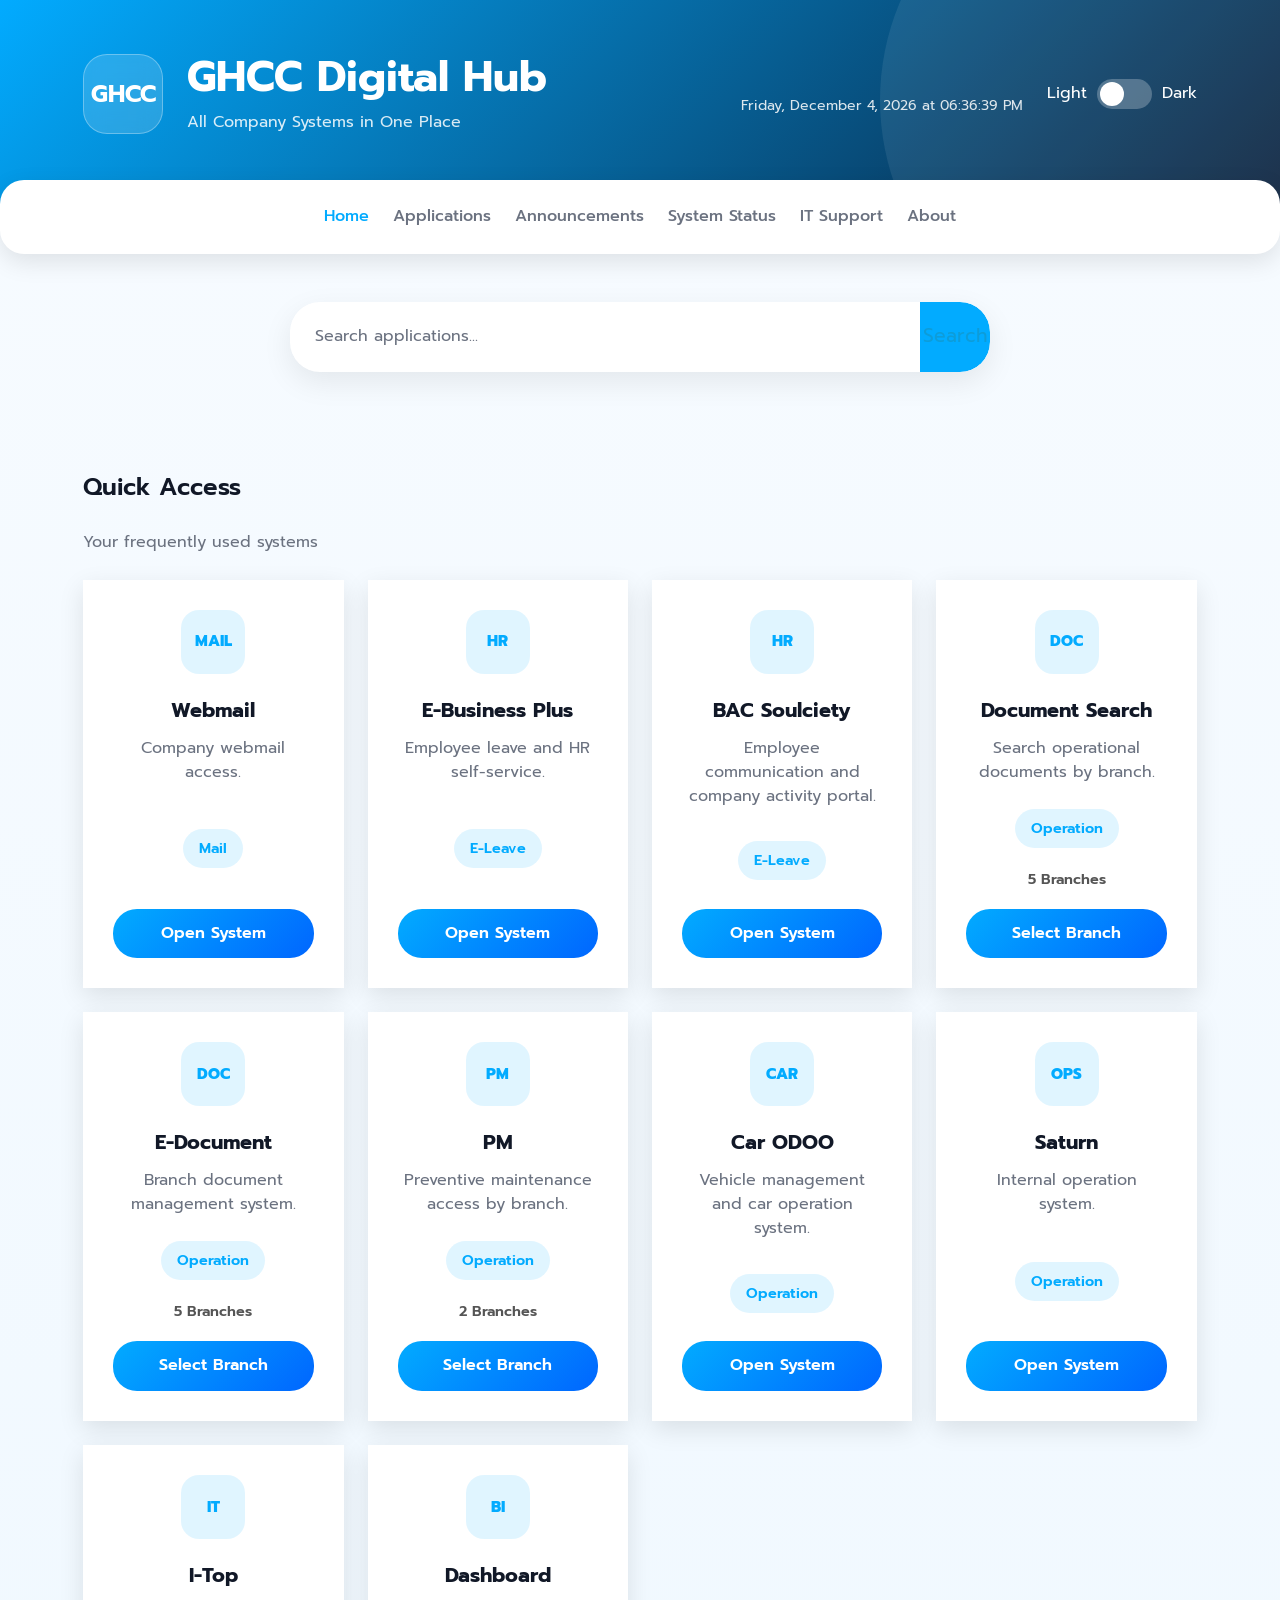
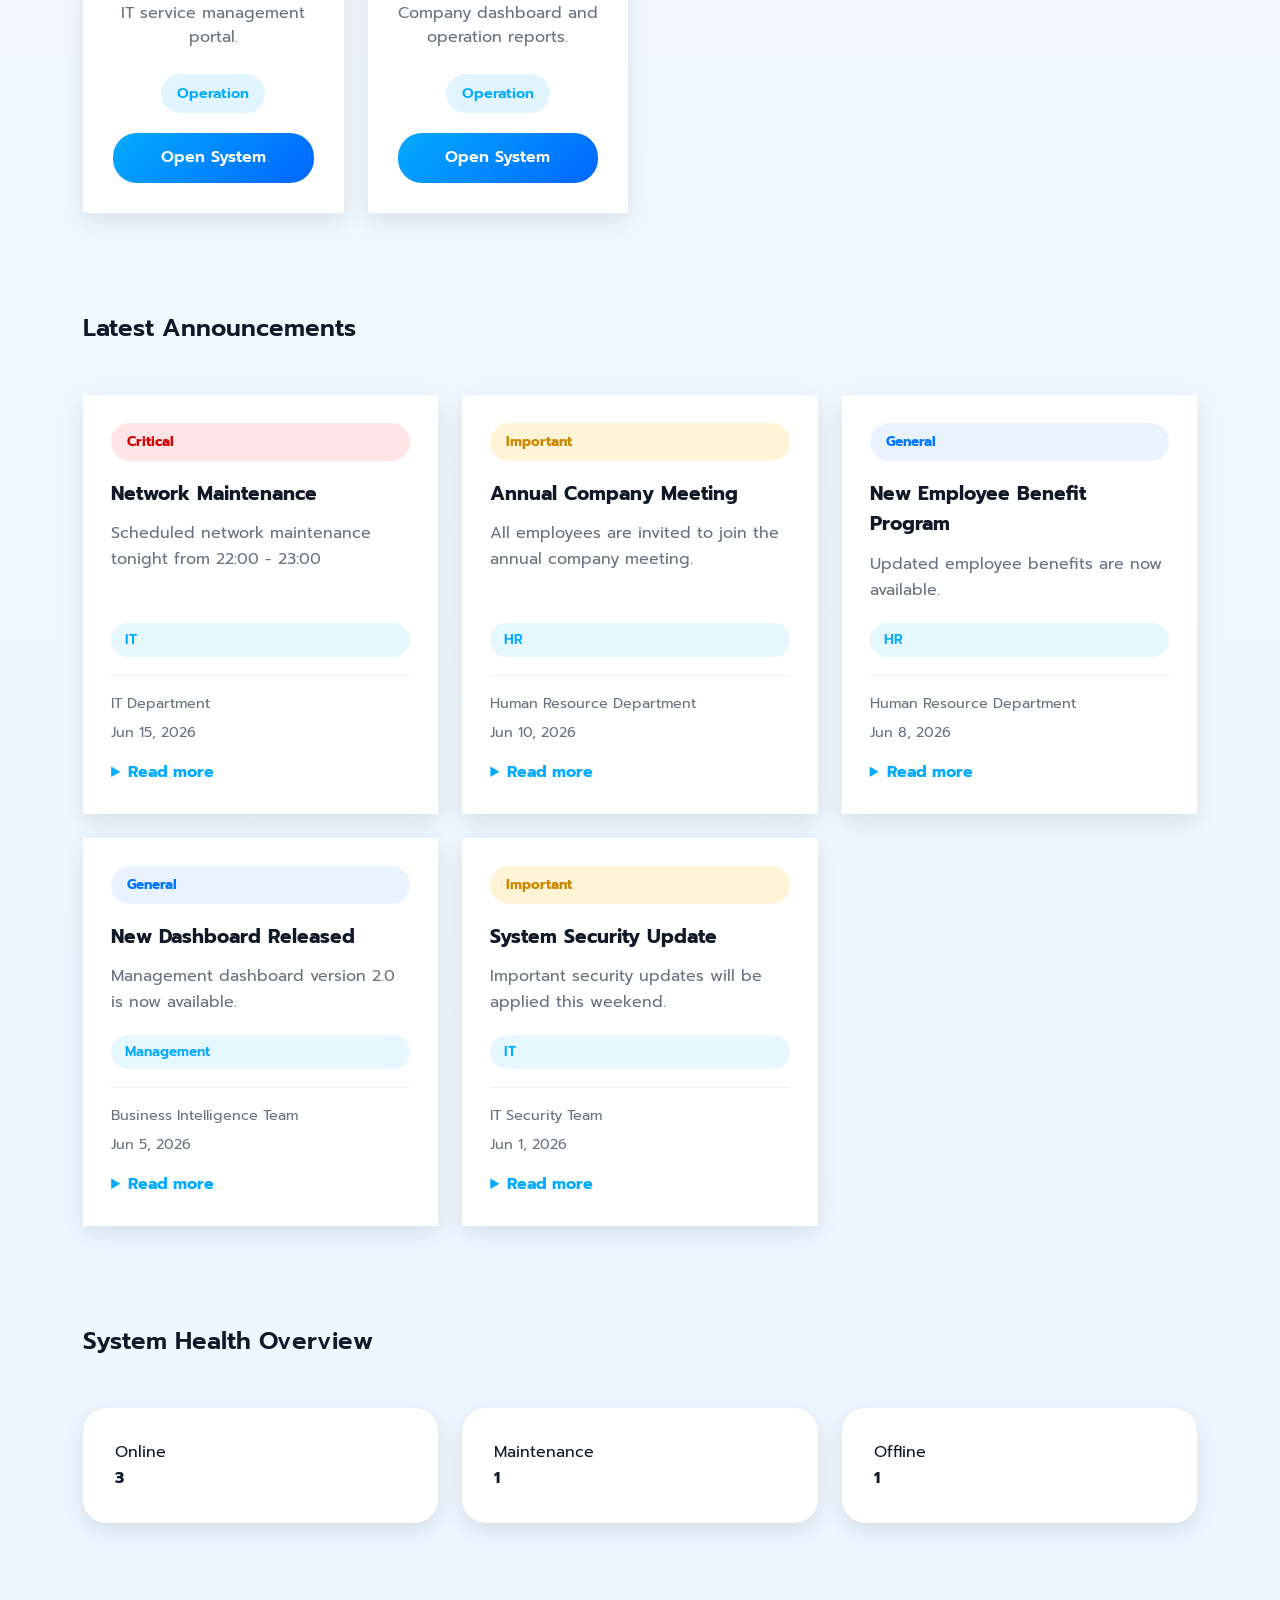
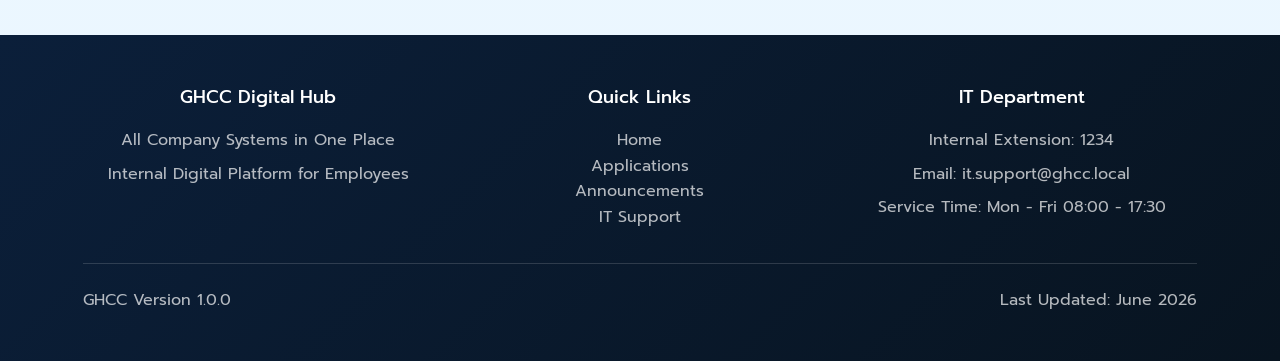
<file: index.html>
<!DOCTYPE html>
<html lang="en">

<head>
    <meta charset="UTF-8">
    <meta name="viewport" content="width=device-width, initial-scale=1.0">
    <title>GHCC Digital Hub</title>

    <link rel="preconnect" href="https://fonts.googleapis.com">
    <link rel="preconnect" href="https://fonts.gstatic.com" crossorigin>
    <link href="https://fonts.googleapis.com/css2?family=Prompt:wght@300;400;500;700&display=swap" rel="stylesheet">

    <link rel="stylesheet" href="css/variables.css">
    <link rel="stylesheet" href="css/base.css">
    <link rel="stylesheet" href="css/layout.css">
    <link rel="stylesheet" href="css/components.css">
</head>

<body>
    <div id="header"></div>
    <div id="navbar"></div>

    <main>
        <section class="container">
            <div class="search-box">
                <input
                    type="text"
                    id="search-input"
                    class="search-input"
                    placeholder="Search applications..."
                    aria-label="Search applications">

                <button class="search-button" type="button" aria-label="Search">
                    Search
                </button>
            </div>
        </section>

        <section class="container">
            <div class="section-header">
                <div class="section-title">
                    <h2>Quick Access</h2>
                    <p>Your frequently used systems</p>
                </div>
            </div>

            <div id="favorite-container" class="grid"></div>
        </section>

        <section class="container">
            <div class="section-header">
                <h2>Latest Announcements</h2>
            </div>

            <div id="announcement-container"></div>
        </section>

        <section class="container">
            <div class="section-header">
                <h2>System Health Overview</h2>
            </div>

            <div id="status-summary"></div>
        </section>
    </main>

    <div id="branch-modal" class="modal" role="dialog" aria-modal="true" aria-labelledby="branch-title">
        <div class="modal-content">
            <h2 id="branch-title">Select Branch</h2>
            <p class="modal-subtitle">Choose your location</p>
            <div id="branch-list"></div>
            <button id="close-modal" type="button">Close</button>
        </div>
    </div>

    <div id="footer"></div>

    <script src="js/component-loader.js"></script>
    <script src="js/settings-loader.js"></script>
    <script src="js/theme.js"></script>
    <script src="js/datetime.js"></script>
    <script src="js/navigation.js"></script>
    <script src="js/system-loader.js"></script>
    <script src="js/announcement-loader.js"></script>
    <script src="js/status-loader.js"></script>
</body>

</html>
</file>
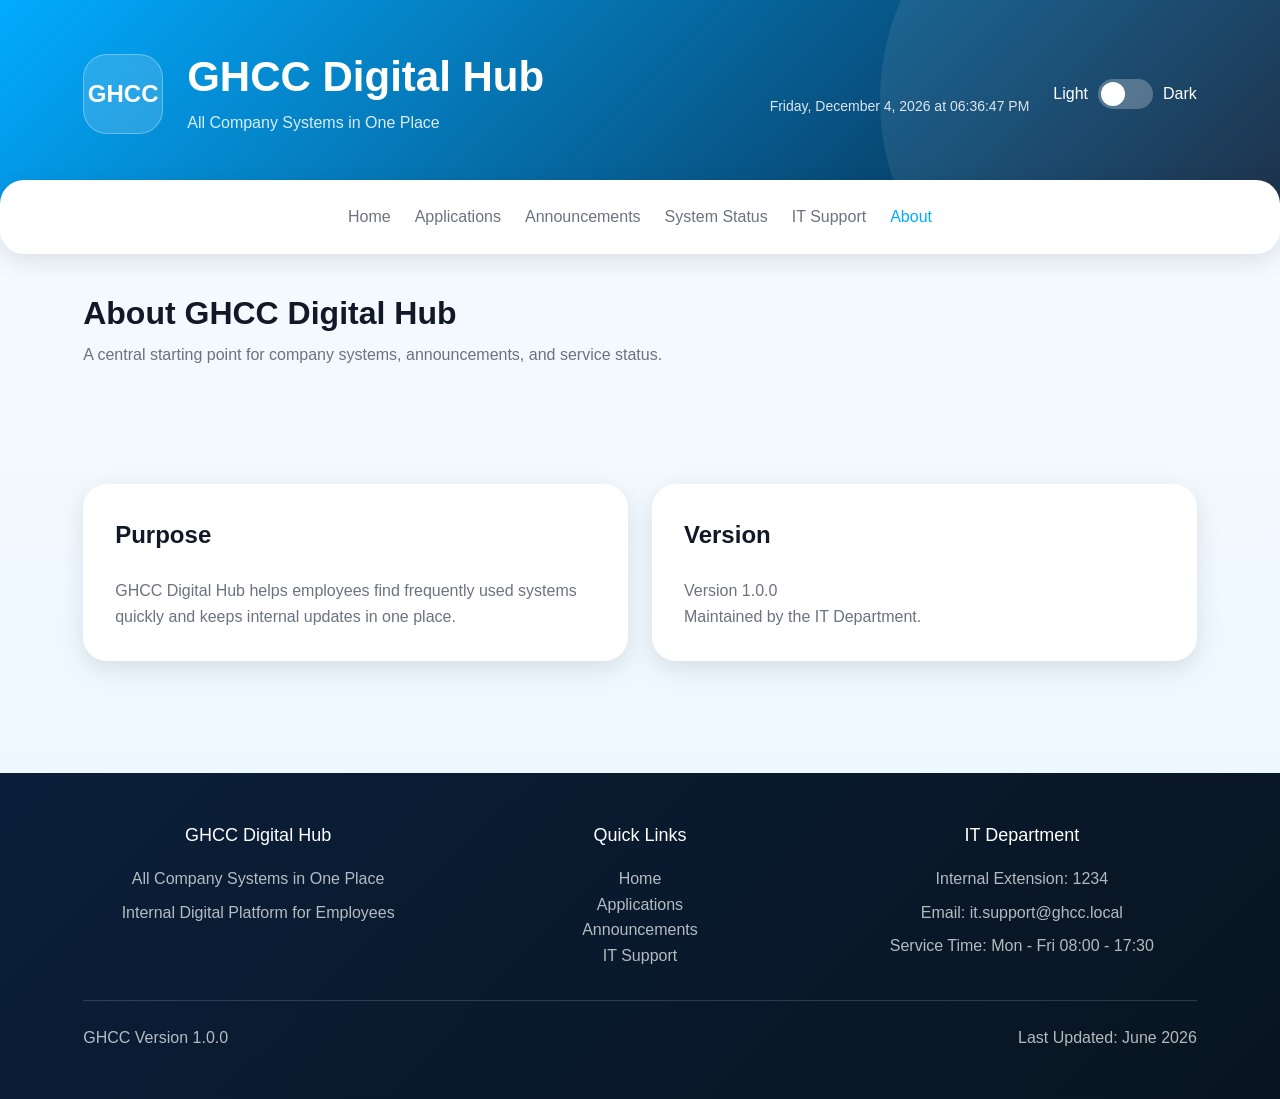
<file: pages/about.html>
<!DOCTYPE html>
<html lang="en">

<head>
    <meta charset="UTF-8">
    <meta name="viewport" content="width=device-width, initial-scale=1.0">
    <title>About - GHCC Digital Hub</title>

    <link rel="stylesheet" href="../css/variables.css">
    <link rel="stylesheet" href="../css/base.css">
    <link rel="stylesheet" href="../css/layout.css">
    <link rel="stylesheet" href="../css/components.css">
</head>

<body>
    <header id="header"></header>
    <nav id="navbar"></nav>

    <main>
        <section class="page-hero">
            <div class="container">
                <h1>About GHCC Digital Hub</h1>
                <p>A central starting point for company systems, announcements, and service status.</p>
            </div>
        </section>

        <section class="container about-content">
            <article class="info-card">
                <h2>Purpose</h2>
                <p>GHCC Digital Hub helps employees find frequently used systems quickly and keeps internal updates in one place.</p>
            </article>

            <article class="info-card">
                <h2>Version</h2>
                <p data-version>Version 1.0.0</p>
                <p>Maintained by the IT Department.</p>
            </article>
        </section>
    </main>

    <footer id="footer"></footer>

    <script src="../js/component-loader.js"></script>
    <script src="../js/settings-loader.js"></script>
    <script src="../js/navigation.js"></script>
    <script src="../js/theme.js"></script>
    <script src="../js/datetime.js"></script>
</body>

</html>
</file>
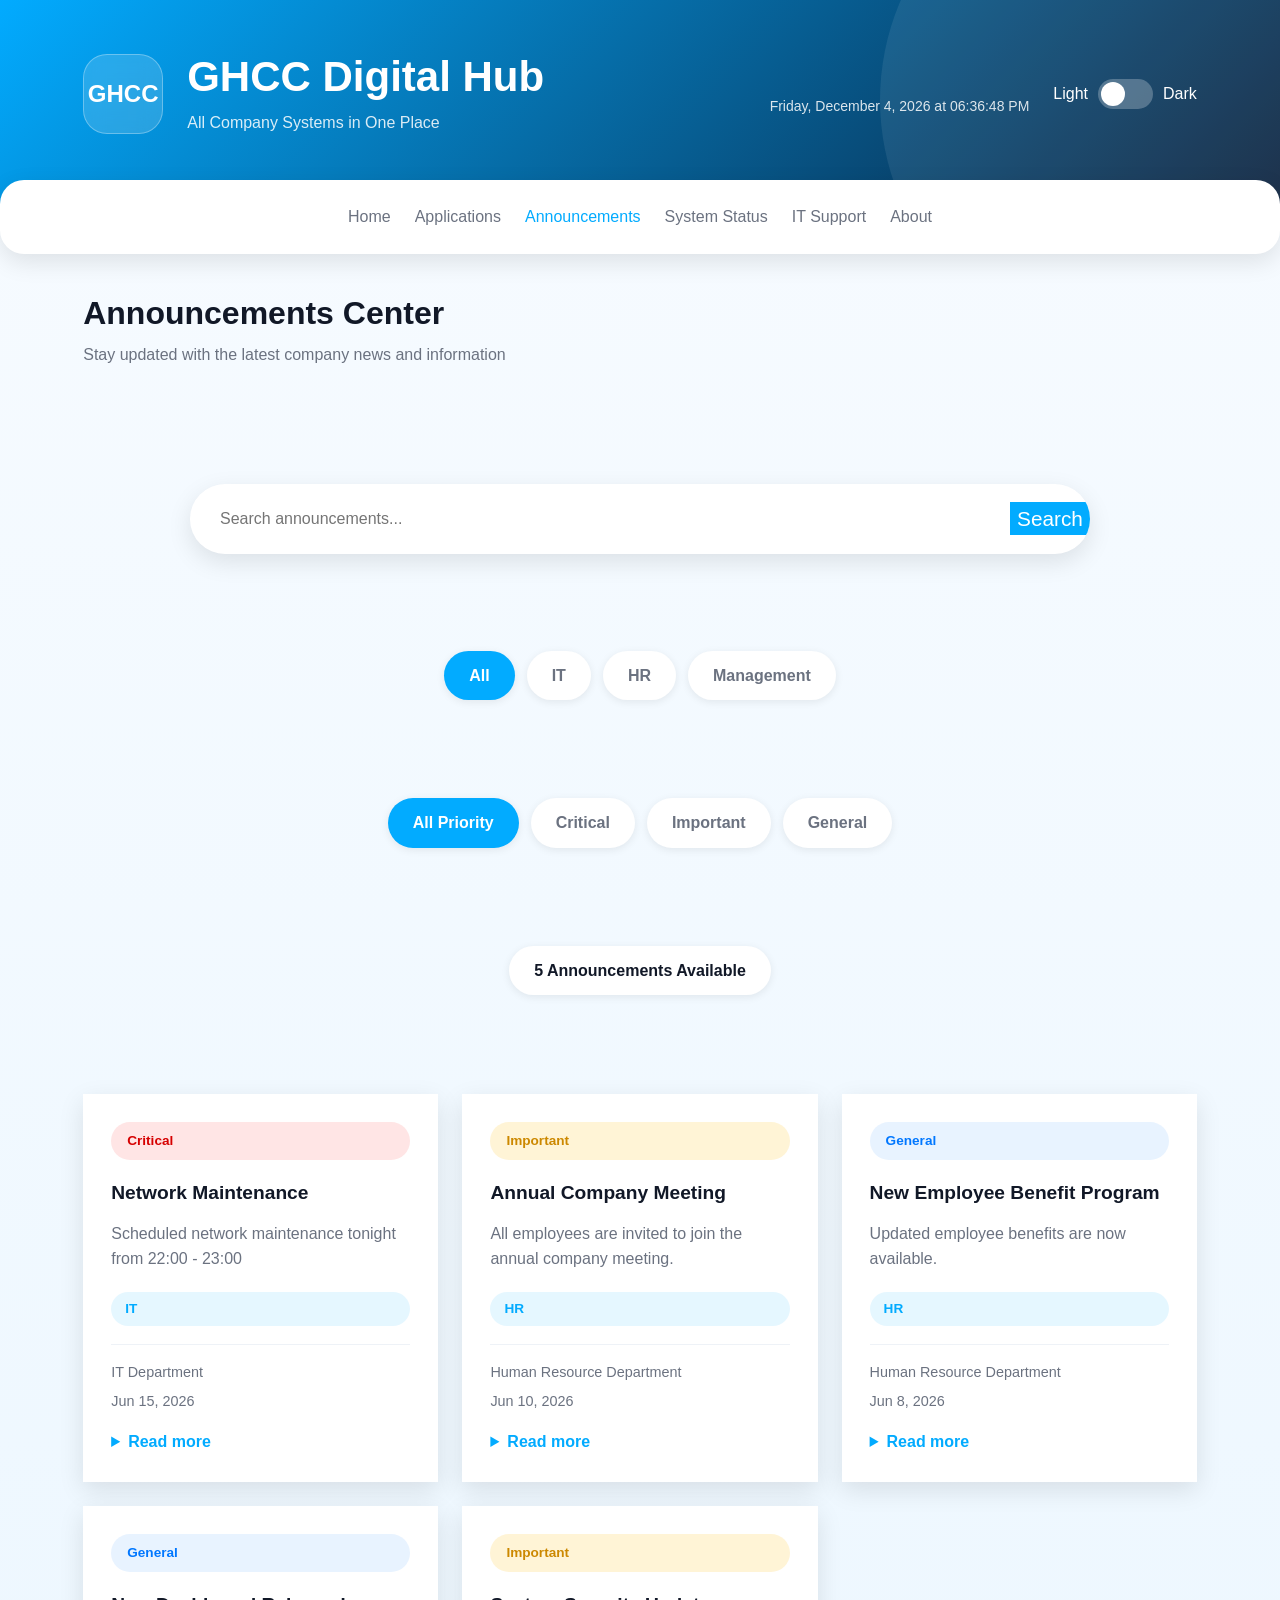
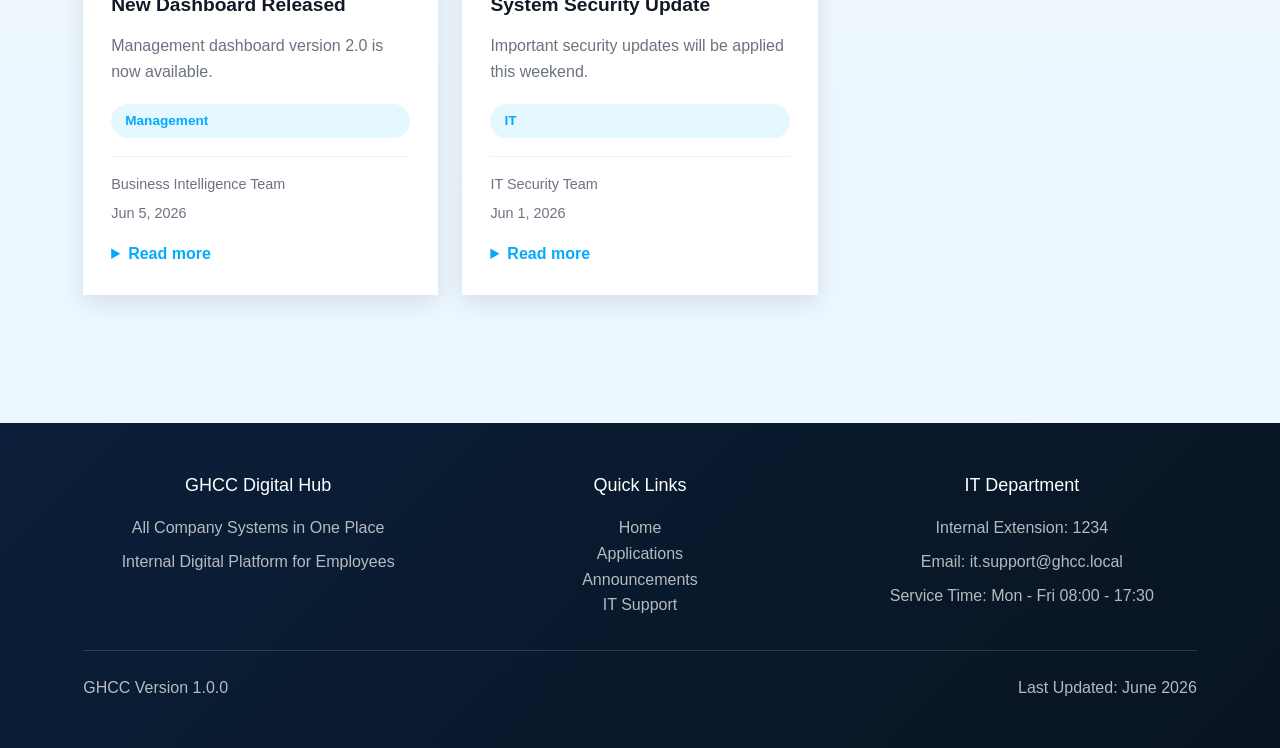
<file: pages/announcements.html>
<!DOCTYPE html>
<html lang="en">

<head>
    <meta charset="UTF-8">
    <meta name="viewport" content="width=device-width, initial-scale=1.0">
    <title>Announcements - GHCC Digital Hub</title>

    <link rel="stylesheet" href="../css/variables.css">
    <link rel="stylesheet" href="../css/base.css">
    <link rel="stylesheet" href="../css/layout.css">
    <link rel="stylesheet" href="../css/components.css">
</head>

<body>
    <header id="header"></header>
    <nav id="navbar"></nav>

    <main>
        <section class="page-hero">
            <div class="container">
                <h1>Announcements Center</h1>
                <p>Stay updated with the latest company news and information</p>
            </div>
        </section>

        <section class="announcement-search">
            <div class="container">
                <div class="search-box">
                    <input
                        type="text"
                        id="announcement-search"
                        placeholder="Search announcements..."
                        aria-label="Search announcements">

                    <button type="button" aria-label="Search">Search</button>
                </div>
            </div>
        </section>

        <section class="announcement-filter">
            <div class="container">
                <button class="filter-btn active" type="button" data-category="all">All</button>
                <button class="filter-btn" type="button" data-category="IT">IT</button>
                <button class="filter-btn" type="button" data-category="HR">HR</button>
                <button class="filter-btn" type="button" data-category="Management">Management</button>
            </div>
        </section>

        <section class="priority-filter">
            <div class="container">
                <button class="priority-btn active" type="button" data-priority="all">All Priority</button>
                <button class="priority-btn critical" type="button" data-priority="Critical">Critical</button>
                <button class="priority-btn important" type="button" data-priority="Important">Important</button>
                <button class="priority-btn normal" type="button" data-priority="General">General</button>
            </div>
        </section>

        <section class="announcement-info">
            <div class="container">
                <h3 id="announcement-count">0 Announcements Available</h3>
            </div>
        </section>

        <section class="announcement-section">
            <div class="container">
                <div id="announcement-container"></div>
            </div>
        </section>
    </main>

    <footer id="footer"></footer>

    <script src="../js/component-loader.js"></script>
    <script src="../js/settings-loader.js"></script>
    <script src="../js/navigation.js"></script>
    <script src="../js/theme.js"></script>
    <script src="../js/datetime.js"></script>
    <script src="../js/announcement-loader.js"></script>
</body>

</html>
</file>
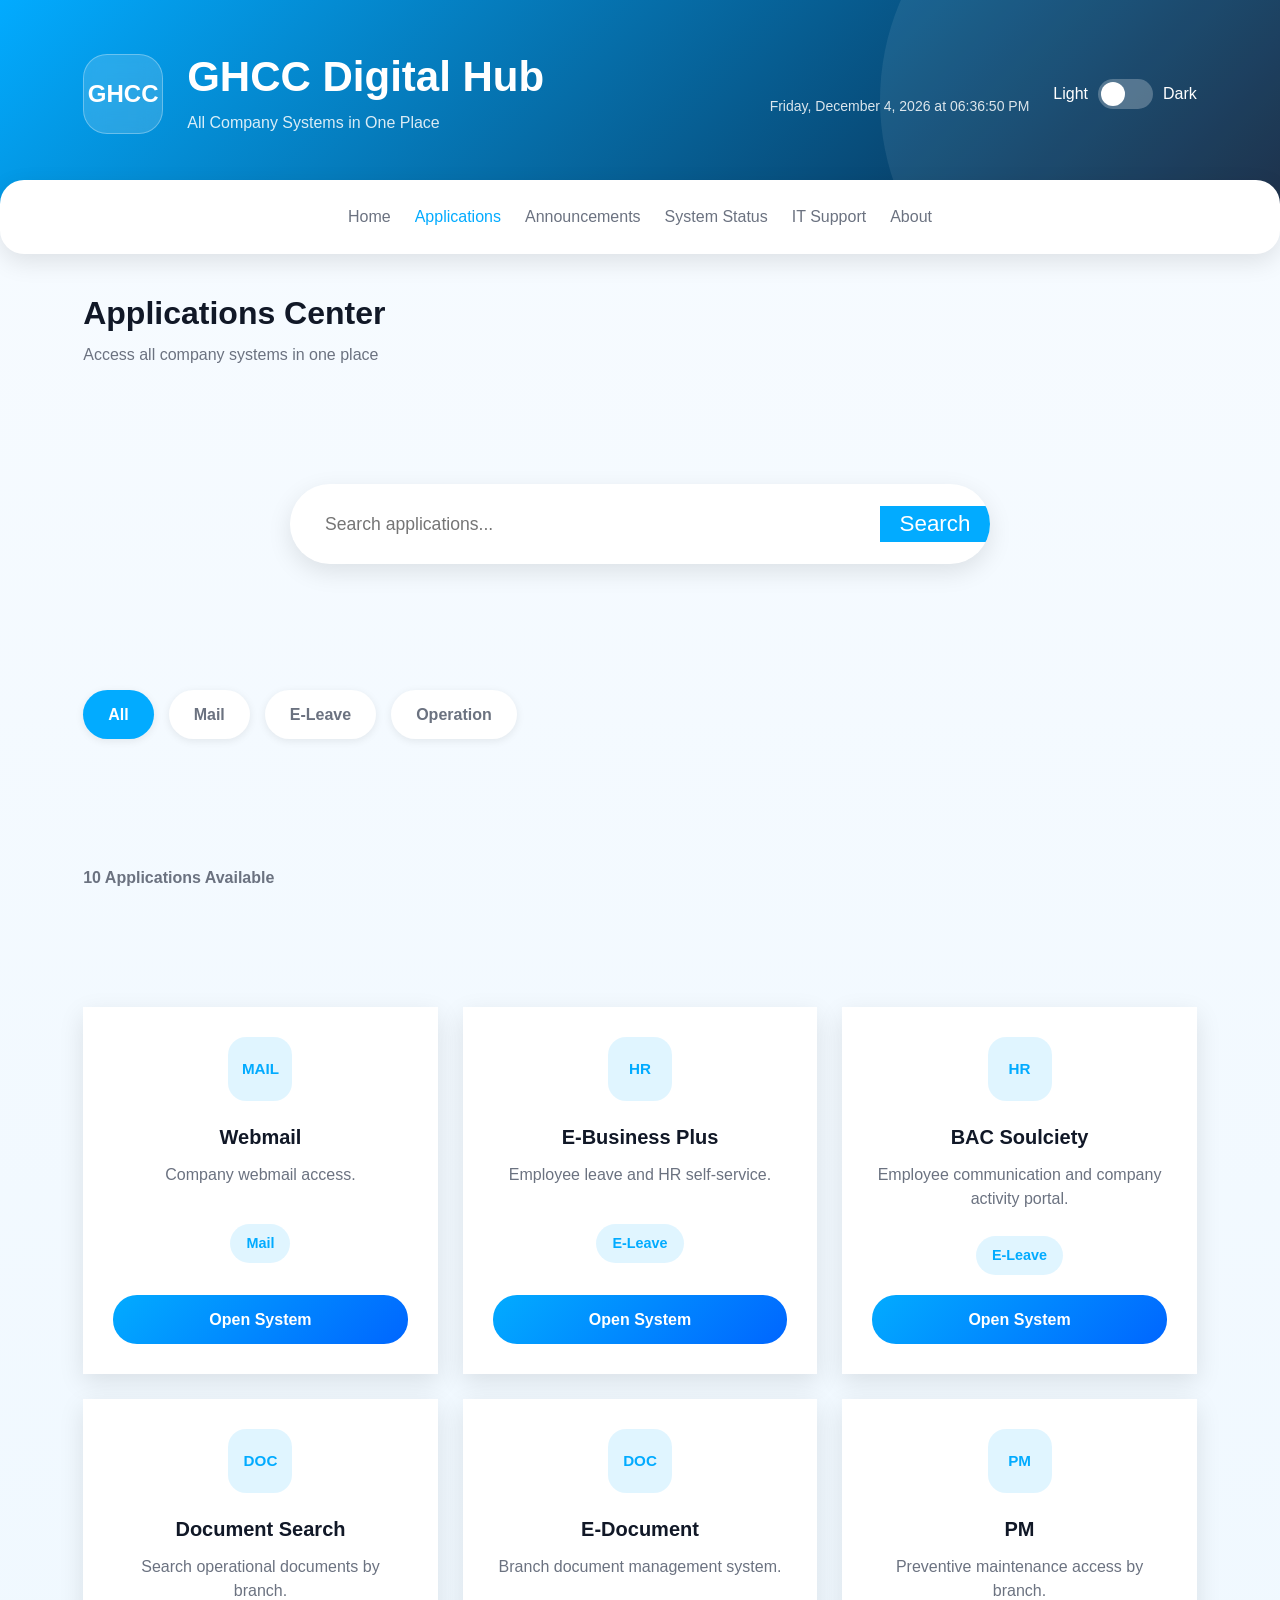
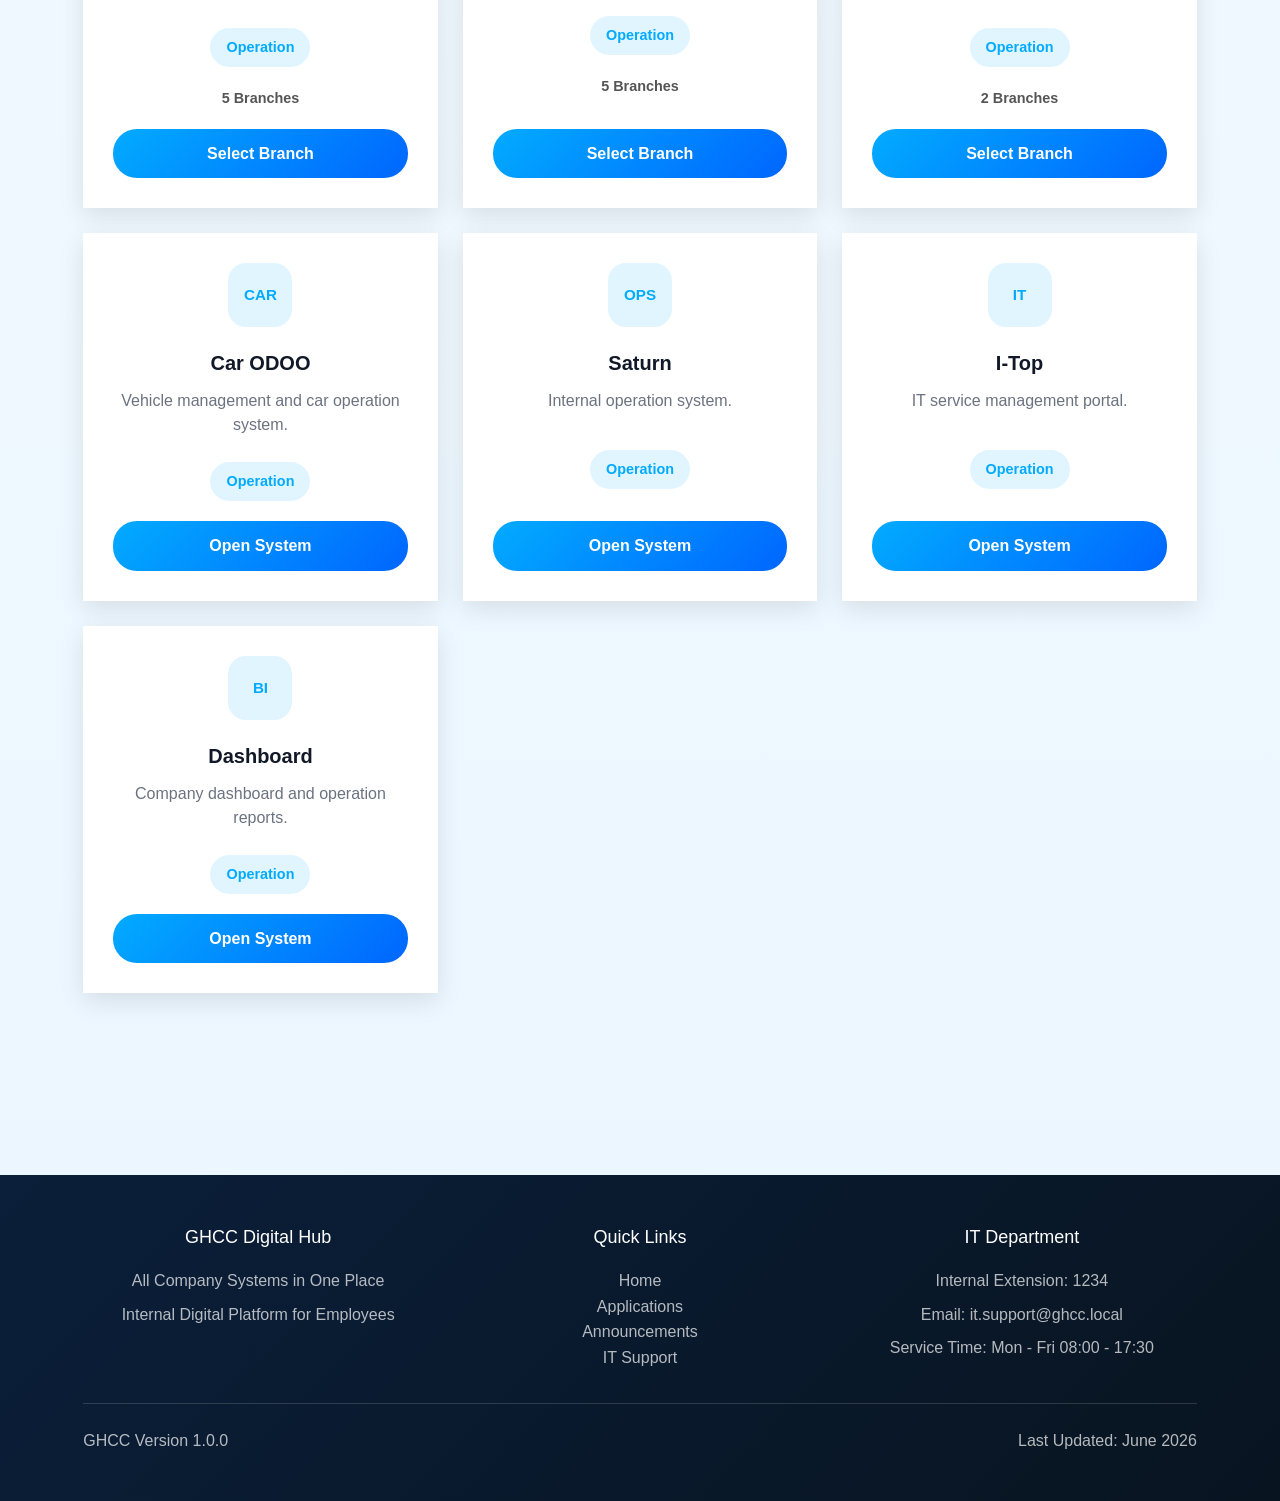
<file: pages/applications.html>
<!DOCTYPE html>
<html lang="en">

<head>
    <meta charset="UTF-8">
    <meta name="viewport" content="width=device-width, initial-scale=1.0">
    <title>Applications - GHCC Digital Hub</title>

    <link rel="stylesheet" href="../css/variables.css">
    <link rel="stylesheet" href="../css/base.css">
    <link rel="stylesheet" href="../css/layout.css">
    <link rel="stylesheet" href="../css/components.css">
</head>

<body>
    <header id="header"></header>
    <nav id="navbar"></nav>

    <main>
        <section class="page-hero">
            <div class="container">
                <h1>Applications Center</h1>
                <p>Access all company systems in one place</p>
            </div>
        </section>

        <section class="application-search">
            <div class="container">
                <div class="search-box">
                    <input
                        type="text"
                        id="search-input"
                        placeholder="Search applications..."
                        aria-label="Search applications">

                    <button type="button" aria-label="Search">Search</button>
                </div>
            </div>
        </section>

        <section class="category-filter">
            <div class="container">
                <button class="filter-btn active" type="button" data-category="all">All</button>
                <button class="filter-btn" type="button" data-category="Mail">Mail</button>
                <button class="filter-btn" type="button" data-category="E-Leave">E-Leave</button>
                <button class="filter-btn" type="button" data-category="Operation">Operation</button>
            </div>
        </section>

        <section class="application-info">
            <div class="container">
                <h3 id="system-count">0 Applications Available</h3>
            </div>
        </section>

        <section class="applications-section">
            <div class="container">
                <div id="systems-container" class="application-grid"></div>
            </div>
        </section>
    </main>

    <div id="branch-modal" class="modal" role="dialog" aria-modal="true" aria-labelledby="branch-title">
        <div class="modal-content">
            <h2 id="branch-title">Select Branch</h2>
            <p class="modal-subtitle">Choose your location</p>
            <div id="branch-list"></div>
            <button id="close-modal" type="button">Close</button>
        </div>
    </div>

    <footer id="footer"></footer>

    <script src="../js/component-loader.js"></script>
    <script src="../js/settings-loader.js"></script>
    <script src="../js/navigation.js"></script>
    <script src="../js/theme.js"></script>
    <script src="../js/datetime.js"></script>
    <script src="../js/system-loader.js"></script>
</body>

</html>
</file>
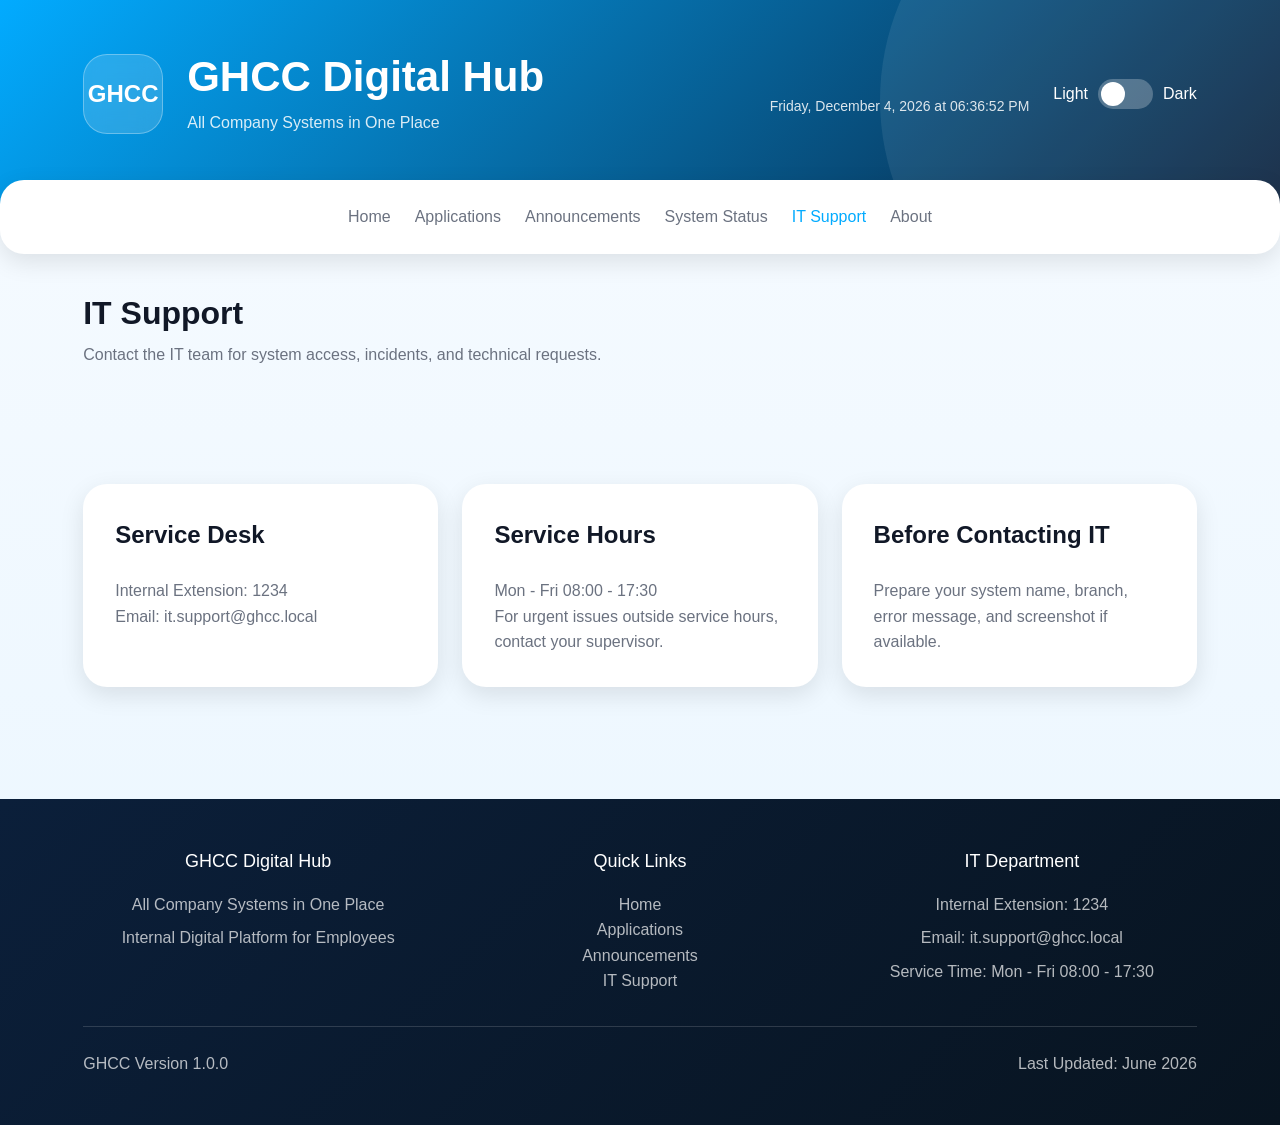
<file: pages/support.html>
<!DOCTYPE html>
<html lang="en">

<head>
    <meta charset="UTF-8">
    <meta name="viewport" content="width=device-width, initial-scale=1.0">
    <title>IT Support - GHCC Digital Hub</title>

    <link rel="stylesheet" href="../css/variables.css">
    <link rel="stylesheet" href="../css/base.css">
    <link rel="stylesheet" href="../css/layout.css">
    <link rel="stylesheet" href="../css/components.css">
</head>

<body>
    <header id="header"></header>
    <nav id="navbar"></nav>

    <main>
        <section class="page-hero">
            <div class="container">
                <h1>IT Support</h1>
                <p>Contact the IT team for system access, incidents, and technical requests.</p>
            </div>
        </section>

        <section class="container support-grid">
            <article class="info-card">
                <h2>Service Desk</h2>
                <p>Internal Extension: 1234</p>
                <p>Email: it.support@ghcc.local</p>
            </article>

            <article class="info-card">
                <h2>Service Hours</h2>
                <p>Mon - Fri 08:00 - 17:30</p>
                <p>For urgent issues outside service hours, contact your supervisor.</p>
            </article>

            <article class="info-card">
                <h2>Before Contacting IT</h2>
                <p>Prepare your system name, branch, error message, and screenshot if available.</p>
            </article>
        </section>
    </main>

    <footer id="footer"></footer>

    <script src="../js/component-loader.js"></script>
    <script src="../js/settings-loader.js"></script>
    <script src="../js/navigation.js"></script>
    <script src="../js/theme.js"></script>
    <script src="../js/datetime.js"></script>
</body>

</html>
</file>
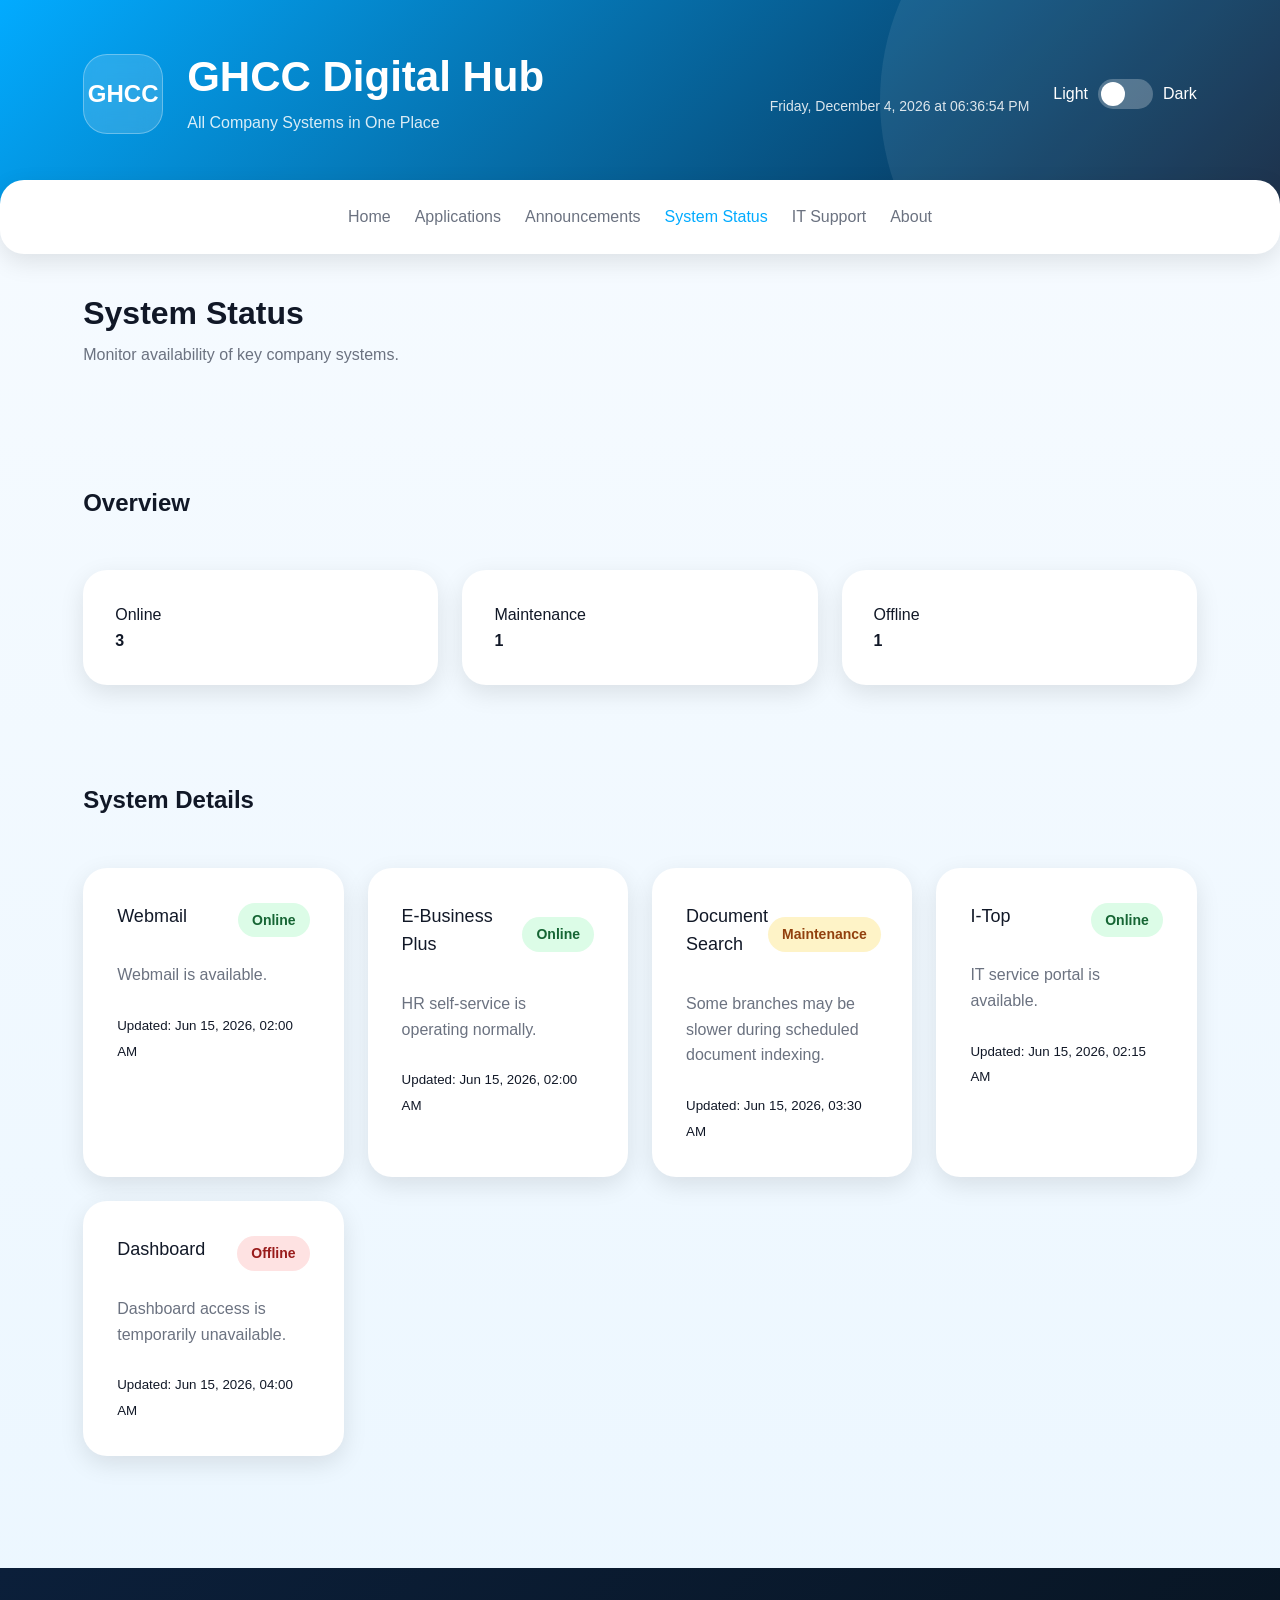
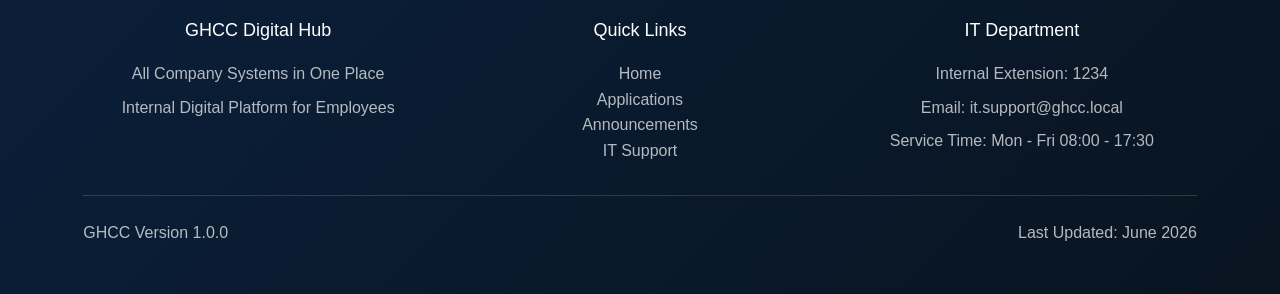
<file: pages/system-status.html>
<!DOCTYPE html>
<html lang="en">

<head>
    <meta charset="UTF-8">
    <meta name="viewport" content="width=device-width, initial-scale=1.0">
    <title>System Status - GHCC Digital Hub</title>

    <link rel="stylesheet" href="../css/variables.css">
    <link rel="stylesheet" href="../css/base.css">
    <link rel="stylesheet" href="../css/layout.css">
    <link rel="stylesheet" href="../css/components.css">
</head>

<body>
    <header id="header"></header>
    <nav id="navbar"></nav>

    <main>
        <section class="page-hero">
            <div class="container">
                <h1>System Status</h1>
                <p>Monitor availability of key company systems.</p>
            </div>
        </section>

        <section class="container">
            <div class="section-header">
                <h2>Overview</h2>
            </div>

            <div id="status-summary"></div>
        </section>

        <section class="container">
            <div class="section-header">
                <h2>System Details</h2>
            </div>

            <div id="status-container" class="grid"></div>
        </section>
    </main>

    <footer id="footer"></footer>

    <script src="../js/component-loader.js"></script>
    <script src="../js/settings-loader.js"></script>
    <script src="../js/navigation.js"></script>
    <script src="../js/theme.js"></script>
    <script src="../js/datetime.js"></script>
    <script src="../js/status-loader.js"></script>
</body>

</html>
</file>
<file: css/variables.css>
/* =========================================
   GHCC Digital Hub Design Tokens
   Version: 1.0
   ========================================= */


/* =========================================
   Light Theme
   ========================================= */

:root {

    /* ===== Brand Colors ===== */

    --color-primary: #02ABFF;
    --primary-color: var(--color-primary);
    --color-primary-dark: #007ACC;

    --color-navy: #0B1F3A;
    --color-red: #E53935;


    /* ===== Background ===== */

    --bg-main: #F7FBFF;
    --bg-secondary: #EAF6FF;

    --bg-card: #FFFFFF;


    /* ===== Text ===== */

    --text-primary: #111827;
    --text-secondary: #6B7280;

    --text-white: #FFFFFF;


    /* ===== Border ===== */

    --border-color: #E5E7EB;


    /* ===== Status Colors ===== */

    --success: #22C55E;

    --warning: #F59E0B;

    --danger: #EF4444;


    /* ===== Typography ===== */

    --font-main: "Prompt", sans-serif;


    /* Font Size */

    --font-hero: 48px;

    --font-title: 36px;

    --font-section: 24px;

    --font-card-title: 18px;

    --font-body: 16px;

    --font-small: 14px;


    /* ===== Radius ===== */

    --radius-sm: 10px;

    --radius-md: 16px;

    --radius-lg: 24px;

    --radius-round: 999px;


    /* ===== Shadow ===== */

    --shadow-sm:
        0 2px 8px rgba(0,0,0,0.08);


    --shadow-md:
        0 8px 24px rgba(0,0,0,0.10);


    --shadow-lg:
        0 15px 40px rgba(0,0,0,0.15);


    /* ===== Layout ===== */

    --container-width: 1440px;


    /* Spacing System */

    --space-xs: 4px;

    --space-sm: 8px;

    --space-md: 16px;

    --space-lg: 24px;

    --space-xl: 32px;

    --space-xxl: 48px;

    --space-xxxl: 64px;


    /* ===== Animation ===== */

    --transition-fast: 0.2s ease;

    --transition-normal: 0.3s ease;

    --transition-slow: 0.5s ease;

}


/* =========================================
   Dark Theme
   ========================================= */


body.dark {


    /* Background */

    --bg-main: #081420;

    --bg-secondary: #0F2942;


    /* Card */

    --bg-card: #15263A;


    /* Text */

    --text-primary: #FFFFFF;

    --text-secondary: #B6C2D2;


    /* Border */

    --border-color: #2A405A;


    /* Shadow */

    --shadow-sm:
        0 2px 8px rgba(0,0,0,0.40);


    --shadow-md:
        0 8px 24px rgba(0,0,0,0.50);


    --shadow-lg:
        0 15px 40px rgba(0,0,0,0.60);

}
</file>
<file: css/base.css>
/* ===================================================
   GHCC Digital Hub
   Base Foundation CSS
   Version 1.0
=================================================== */


/* ==============================
   CSS Reset
============================== */

* {
    margin: 0;
    padding: 0;
    box-sizing: border-box;
}


/* ==============================
   HTML
============================== */

html {
    scroll-behavior: smooth;
}


/* ==============================
   Body
============================== */

body {

    font-family: var(--font-main);

    font-size: var(--font-body);

    line-height: 1.6;

    color: var(--text-primary);

    background: linear-gradient(
        180deg,
        var(--bg-main),
        var(--bg-secondary)
    );

    min-height: 100vh;

    transition:
        background var(--transition-normal),
        color var(--transition-normal);

}


/* ==============================
   Typography
============================== */


h1 {
    font-size: var(--font-hero);

    font-weight: 700;

    line-height: 1.2;
}


h2 {
    font-size: var(--font-section);

    font-weight: 600;

    margin-bottom: var(--space-lg);
}


h3 {
    font-size: var(--font-card-title);

    font-weight: 500;
}


p {

    color: var(--text-secondary);

    font-size: var(--font-body);

}


/* ==============================
   Link
============================== */


a {

    color: var(--color-primary);

    text-decoration: none;

    transition: 
        color var(--transition-fast);

}


a:hover {

    color: var(--color-primary-dark);

}


/* ==============================
   List
============================== */


ul,
ol {

    list-style: none;

}


/* ==============================
   Image
============================== */


img {

    max-width: 100%;

    display: block;

}


/* ==============================
   Form Elements
============================== */


button,
input,
textarea,
select {

    font: inherit;

    outline: none;

}


/* ==============================
   Button Cursor
============================== */

button {

    cursor: pointer;

    border: none;

    background: none;

}


/* ==============================
   Container
============================== */


.container {

    width: 100%;

    max-width: var(--container-width);

    margin: 0 auto;

    padding-left: var(--space-xl);

    padding-right: var(--space-xl);

}


/* ==============================
   Section Spacing
============================== */


section {

    padding-top: var(--space-xxl);

    padding-bottom: var(--space-xxl);

}


/* ==============================
   Utility Class
============================== */


.text-center {

    text-align: center;

}


.hidden {

    display: none !important;

}


/* ==============================
   Scrollbar
============================== */


::-webkit-scrollbar {

    width: 10px;

}


::-webkit-scrollbar-track {

    background: var(--bg-secondary);

}


::-webkit-scrollbar-thumb {

    background: var(--color-primary);

    border-radius: var(--radius-round);

}


::-webkit-scrollbar-thumb:hover {

    background: var(--color-primary-dark);

}


/* ==============================
   Text Selection
============================== */


::selection {

    background: var(--color-primary);

    color: var(--text-white);

}


/* ==============================
   Smooth Fade Animation
============================== */


.fade-in {

    animation: fadeIn 0.6s ease;

}


@keyframes fadeIn {

    from {

        opacity: 0;

        transform: translateY(20px);

    }


    to {

        opacity: 1;

        transform: translateY(0);

    }

}
/* ==========================
   Page Animation
========================== */

.fade-up {

    opacity: 0;

    transform:
        translateY(20px);

    animation:
        fadeUp .5s ease forwards;

}


@keyframes fadeUp {

    to {

        opacity: 1;

        transform:
            translateY(0);

    }

}
.theme-container {

    display: flex;

    align-items: center;

    gap: 10px;

}
</file>
<file: css/layout.css>
/* =========================================
   GHCC Digital Hub
   Layout System
   Version 1.0
========================================= */


/* =========================================
   HERO HEADER
========================================= */

.hero {

    background:
        linear-gradient(
            135deg,
            var(--color-primary),
            var(--color-navy)
        );

    color: var(--text-white);

    min-height: 220px;
    padding: 2rem 0 4rem;

    display: flex;

    align-items: center;

    position: relative;

    overflow: hidden;

}


/* Background Effect */

.hero::before {

    content: "";

    position: absolute;

    width: 500px;

    height: 500px;

    background:
        rgba(255,255,255,0.08);

    border-radius: 50%;

    top: -150px;

    right: -100px;

}


.hero-content {

    position: relative;

    z-index: 2;

}


.hero-subtitle {

    color: rgba(255,255,255,0.85);

    margin-top: var(--space-sm);

}


.datetime {

    margin-top: var(--space-lg);

    font-size: var(--font-small);

    opacity: 0.85;

}


/* =========================================
   NAVIGATION
========================================= */


.navigation {

    background: var(--bg-card);

    margin-top: -40px;

    border-radius: var(--radius-lg);

    box-shadow: var(--shadow-md);

    position: relative;

    z-index: 10;

}


.nav-menu {

    display: flex;

    justify-content: center;

    gap: var(--space-lg);

    padding: var(--space-lg);

}


.nav-link {

    color: var(--text-secondary);

    font-weight: 500;

}


.nav-link:hover {

    color: var(--color-primary);

}


.nav-link.active {

    color: var(--color-primary);

}


/* =========================================
   PAGE HEADER
========================================= */


.page-header {

    text-align: center;

    margin-bottom: var(--space-xl);

}


/* =========================================
   GRID SYSTEM
========================================= */


.grid {

    display: grid;

    grid-template-columns:
        repeat(4, 1fr);

    gap: var(--space-lg);

}


/* Most Used */

.quick-grid {

    display: grid;

    grid-template-columns:
        repeat(5, 1fr);

    gap: var(--space-lg);

}


/* =========================================
   INFORMATION SECTION
========================================= */


.info-grid {

    display: grid;

    grid-template-columns:
        repeat(3, 1fr);

    gap: var(--space-lg);

}


/* =========================================
   SECTION HEADER
========================================= */


.section-header {

    display: flex;

    justify-content: space-between;

    align-items: center;

    margin-bottom: var(--space-lg);

}


/* =========================================
   FOOTER
========================================= */


.footer {

    margin-top: var(--space-xxxl);

    background:
        var(--color-navy);

    color: var(--text-white);

    text-align: center;

    padding:
        var(--space-xl);

}


.footer p {

    color:
        rgba(255,255,255,0.7);

}


/* =========================================
   RESPONSIVE
========================================= */


/* Tablet */

@media (max-width: 1024px) {


    .grid {

        grid-template-columns:
            repeat(3, 1fr);

    }


    .quick-grid {

        grid-template-columns:
            repeat(3, 1fr);

    }


    .info-grid {

        grid-template-columns: 1fr;

    }


    .hero {

        min-height: 300px;

    }


}


/* Mobile */

@media (max-width: 768px) {


    .hero {

        min-height: 250px;

        text-align: center;

    }


    .navigation {

        margin-top: -20px;

    }


    .nav-menu {

        flex-wrap: wrap;

        gap: var(--space-md);

    }


    .grid,
    .quick-grid {

        grid-template-columns: 1fr;

    }


    .section-header {

        flex-direction: column;

        gap: var(--space-sm);

    }


}
/* =============================
   HEADER TOP
============================= */

.header-top {

    display: flex;

    justify-content: space-between;

    align-items: center;

    gap: var(--space-xl);

}


.brand {

    display: flex;

    align-items: center;

    gap: var(--space-lg);

}


.logo-box {

    width: 80px;

    height: 80px;

    border-radius: var(--radius-lg);

    background: rgba(255,255,255,.15);

    backdrop-filter: blur(10px);

    display: flex;

    align-items: center;

    justify-content: center;

    font-weight: 700;

    font-size: 24px;

    color: white;

    border: 1px solid rgba(255,255,255,.3);

}


.brand-text h1 {

    color: white;

    font-size: 42px;

}


.header-action {

    display: flex;

    align-items: center;

    gap: var(--space-lg);

}
@media (max-width:768px) {


.header-top {

    flex-direction: column;

    text-align: center;

}


.brand {

    flex-direction: column;

}


.header-action {

    flex-direction: column;

}

}

/* ===============================
   FOOTER COMPONENT
================================ */

.footer {

    margin-top: var(--space-xxxl);

    background:
        linear-gradient(
            135deg,
            var(--color-navy),
            #081420
        );

    color: var(--text-white);

    padding:
        var(--space-xxl) 0;
}


.footer-grid {

    display: grid;

    grid-template-columns:
        repeat(3, 1fr);

    gap: var(--space-xl);

}


.footer-section h3 {

    color: white;

    margin-bottom: var(--space-md);

}


.footer-section p,
.footer-section a {

    color:
        rgba(255,255,255,.7);

    margin-bottom: var(--space-sm);

}


.footer-section a:hover {

    color:
        var(--color-primary);

}


.footer-bottom {

    margin-top:
        var(--space-xl);

    padding-top:
        var(--space-lg);

    border-top:
        1px solid rgba(255,255,255,.15);

    display: flex;

    justify-content:
        space-between;

    flex-wrap: wrap;

    gap: var(--space-md);

}
@media (max-width: 768px) {

    .footer-grid {

        grid-template-columns: 1fr;

        text-align: center;

    }


    .footer-bottom {

        flex-direction: column;

        text-align: center;

    }

}
@media (max-width: 768px) {

    .hero {
        min-height: 160px;
        padding: 1.5rem 0 3rem;
    }

}
section {

    margin-bottom: 3rem;

}


.container {

    width: min(1400px, 92%);

    margin-inline: auto;

}
.nav-link {

    position: relative;

    overflow: hidden;

}


.nav-link::before {

    content: "";

    position: absolute;

    bottom: 0;

    left: 50%;

    width: 0;

    height: 3px;

    background:
        var(--color-primary);

    transition:
        .3s;

}


.nav-link:hover::before {

    width: 80%;

    left: 10%;

}
</file>
<file: css/components.css>
/* ==========================================
   GHCC Digital Hub
   Component System
   Version 1.0
========================================== */


/* ==========================================
   BUTTON SYSTEM
========================================== */

.btn {

    display: inline-flex;

    align-items: center;

    justify-content: center;

    gap: var(--space-sm);

    padding: 12px 24px;

    border-radius: var(--radius-round);

    font-weight: 500;

    transition: var(--transition-normal);

}


.btn-primary {

    background: var(--color-primary);

    color: var(--text-white);

}


.btn-primary:hover {

    background: var(--color-primary-dark);

    transform: translateY(-2px);

}


.btn-outline {

    border: 1px solid var(--border-color);

    color: var(--text-primary);

}


.btn-outline:hover {

    background: var(--bg-secondary);

}


/* ==========================================
   SEARCH BOX
========================================== */


.search-container {

    margin-top: -40px;

    position: relative;

    z-index: 20;

}


.search-box {

    background: var(--bg-card);

    border-radius: var(--radius-round);

    box-shadow: var(--shadow-lg);

    display: flex;

    align-items: center;

    overflow: hidden;

}


.search-input {

    flex: 1;

    padding: 20px 28px;

    border: none;

    background: transparent;

    color: var(--text-primary);

}


.search-input::placeholder {

    color: var(--text-secondary);

}


.search-button {

    background: var(--color-primary);

    color: white;

    width: 70px;

    height: 70px;

}


/* ==========================================
   SYSTEM CARD
========================================== */


.system-card {

    background: var(--bg-card);

    border-radius: var(--radius-lg);

    padding: var(--space-xl);

    box-shadow: var(--shadow-md);

    border: 2px solid transparent;

    transition: var(--transition-normal);

    cursor: pointer;

}


.system-card:hover {

    transform: translateY(-8px);

    border-color: var(--color-primary);

    box-shadow: var(--shadow-lg);

}


/* Icon */

.system-icon {

    width: 60px;

    height: 60px;

    border-radius: var(--radius-md);

    background: linear-gradient(
        135deg,
        var(--color-primary),
        var(--color-primary-dark)
    );

    color: white;

    display: flex;

    justify-content: center;

    align-items: center;

    font-size: 28px;

    margin-bottom: var(--space-lg);

}


.system-card h3 {

    color: var(--text-primary);

    margin-bottom: var(--space-sm);

}


.system-card p {

    margin-bottom: var(--space-lg);

}


.system-link {

    font-weight: 600;

}


/* ==========================================
   CATEGORY FILTER
========================================== */


.filter-group {

    display: flex;

    gap: var(--space-md);

    flex-wrap: wrap;

    margin-bottom: var(--space-xl);

}


.filter-btn {

    padding: 10px 20px;

    border-radius: var(--radius-round);

    border: 1px solid var(--border-color);

    background: var(--bg-card);

    color: var(--text-secondary);

    transition: var(--transition-normal);

}


.filter-btn:hover {

    background: var(--color-primary);

    color: white;

}


.filter-btn.active {

    background: var(--color-primary);

    color: white;

}


/* ==========================================
   ANNOUNCEMENT CARD
========================================== */


.announcement-item {

    padding: var(--space-md);

    border-bottom: 1px solid var(--border-color);

}


.announcement-item:last-child {

    border-bottom: none;

}


.announcement-date {

    font-size: var(--font-small);

}


/* ==========================================
   STATUS BADGE
========================================== */


.status {

    display: inline-flex;

    align-items: center;

    gap: var(--space-sm);

    padding: 8px 16px;

    border-radius: var(--radius-round);

    font-weight: 500;

}


.status.online {

    background: rgba(34,197,94,.15);

    color: var(--success);

}


.status.warning {

    background: rgba(245,158,11,.15);

    color: var(--warning);

}


.status.offline {

    background: rgba(239,68,68,.15);

    color: var(--danger);

}


/* ==========================================
   INFORMATION PANEL
========================================== */


.info-card {

    background: var(--bg-card);

    padding: var(--space-xl);

    border-radius: var(--radius-lg);

    box-shadow: var(--shadow-md);

}


/* ==========================================
   GLASS EFFECT
========================================== */


.glass {

    background: rgba(255,255,255,0.15);

    backdrop-filter: blur(10px);

    border: 1px solid rgba(255,255,255,.2);

}


/* ==========================================
   DARK MODE TOGGLE
========================================== */


.theme-toggle {

    width: 55px;

    height: 30px;

    background: rgba(255,255,255,.25);

    border-radius: var(--radius-round);

    position: relative;

}


.theme-toggle::after {

    content: "";

    width: 24px;

    height: 24px;

    background: white;

    border-radius: 50%;

    position: absolute;

    top: 3px;
    left: 3px;

    transition: var(--transition-normal);

}


body.dark .theme-toggle::after {

    transform: translateX(25px);

}


/* ==========================================
   LOADING ANIMATION
========================================== */


.loading {

    animation: pulse 1.5s infinite;

}


@keyframes pulse {

    0% {

        opacity: 1;

    }

    50% {

        opacity: .5;

    }

    100% {

        opacity: 1;

    }

}


/* ==========================================
   MOBILE RESPONSIVE
========================================== */


@media (max-width: 768px) {


    .search-container {

        margin-top: -20px;

    }


    .search-input {

        padding: 16px;

    }


    .search-button {

        width: 55px;

        height: 55px;

    }


    .system-card {

        padding: var(--space-lg);

    }


    .system-icon {

        width: 50px;

        height: 50px;

        font-size: 24px;

    }

}
.search-box {
    display: flex;
    max-width: 700px;
    margin: 0 auto;
    background: white;
    border-radius: 50px;
    overflow: hidden;
    background: rgba(255,255,255,.7);

    backdrop-filter: blur(20px);

    border-radius: 30px;

    box-shadow:
        0 10px 30px rgba(0,0,0,.08);

    transition: .3s;

}
.search-box input {
    flex: 1;
    border: none;
    outline: none;
    padding: 18px 25px;
    font-size: 1rem;
    background: transparent;
}
.search-box button {
    width: 70px;
    border: none;
    background: var(--primary-color);
    color: rgb(14, 156, 216);
    cursor: pointer;
    font-size: 1.2rem;
}

.search-box:focus-within {

    transform: translateY(-3px);

    box-shadow:
        0 15px 35px rgba(2,171,255,.25);

}


.search-input {

    font-size: 18px;

    padding: 20px 25px;

}


.search-button {

    width: 80px;

    border-radius: 0 30px 30px 0;

    font-size: 20px;

    background: var(--color-primary);

    color: white;

}
.system-card {

    transition:
        transform .3s,
        box-shadow .3s;

}


.system-card:hover {

    transform:
        translateY(-8px);

    box-shadow:
        0 20px 40px rgba(0,0,0,.15);

}
/* =============================
   Skeleton Loading
============================= */

.skeleton {

    position: relative;

    overflow: hidden;

    background: #e5e7eb;

    border-radius: var(--radius-lg);

    min-height: 120px;

}


.skeleton::after {

    content: "";

    position: absolute;

    inset: 0;

    transform: translateX(-100%);

    background:
        linear-gradient(
            90deg,
            transparent,
            rgba(255,255,255,.7),
            transparent
        );

    animation:
        shimmer 1.5s infinite;

}


@keyframes shimmer {

    100% {
        transform: translateX(100%);
    }

}
.system-card {

    cursor: pointer;

    transition:
        .3s ease;

}


.system-card:hover {

    transform:
        translateY(-10px);

    box-shadow:
        0 25px 50px rgba(0,0,0,.15);

}


.system-icon {

    transition:
        transform .3s ease;

}


.system-card:hover .system-icon {

    transform:
        scale(1.15)
        rotate(5deg);

}
.status {

    display: inline-flex;

    align-items: center;

    padding: 6px 14px;

    border-radius: 999px;

    font-size: 14px;

    font-weight: 600;

}


.status.online {

    background:
        #dcfce7;

    color:
        #166534;

}


.status.maintenance {

    background:
        #fef3c7;

    color:
        #92400e;

}


.status.offline {

    background:
        #fee2e2;

    color:
        #991b1b;

}
.empty-state {

    width: 100%;

    text-align: center;

    padding: 25px 40px;

    background: white;

    border-radius: var(--radius-xl);

    box-shadow:
        var(--shadow-md);

}


.empty-state h3 {

    margin-top: 8px;

    font-size: 20px;

}


.empty-state p {

    color:
        var(--text-secondary);
        font-size: 15px;

}
.grid {

    display: grid;

    grid-template-columns:
        repeat(
            auto-fill,
            minmax(250px,1fr)
        );

    gap: 24px;

}
/* ========================================
   Applications Page
======================================== */


/* Page Hero */

.page-hero {

    padding: 40px 0 20px;

}


.page-hero h1 {

    font-size: 2rem;

    font-weight: 800;

    color: var(--text-primary);

    margin-bottom: 10px;

}


.page-hero p {

    color: var(--text-secondary);

    font-size: 1rem;

}



/* ========================================
   Search Area
======================================== */


.application-search {

    margin-bottom: 30px;

}


.application-search .search-box {

    background: white;

    height: 80px;

    border-radius: 50px;

    display: flex;

    overflow: hidden;

    box-shadow: var(--shadow-md);

}


.application-search input {

    flex: 1;

    border: none;

    padding: 0 35px;

    font-size: 1.1rem;

    outline: none;

}


.application-search button {

    width: 110px;

    border: none;

    background: var(--primary-color);

    color: white;

    font-size: 1.4rem;

    cursor: pointer;

    transition: 0.3s;

}


.application-search button:hover {

    filter: brightness(90%);

}



/* ========================================
   Category Filter
======================================== */


.category-filter {

    margin-bottom: 30px;

}


.category-filter .container {

    display: flex;

    gap: 15px;

    flex-wrap: wrap;

}


.filter-btn {

    border: none;

    background: white;

    padding: 12px 25px;

    border-radius: 999px;

    cursor: pointer;

    font-weight: 600;

    color: var(--text-secondary);

    box-shadow: var(--shadow-sm);

    transition: 0.3s;

}


.filter-btn:hover {

    transform: translateY(-2px);

    box-shadow: var(--shadow-md);

}


.filter-btn.active {

    background: var(--primary-color);

    color: white;

}



/* ========================================
   Application Information
======================================== */


.application-info {

    margin-bottom: 20px;

}


.application-info h3 {

    font-size: 1rem;

    color: var(--text-secondary);

    font-weight: 600;

}



/* ========================================
   Applications Grid
======================================== */


.application-grid {

    display: grid;

    grid-template-columns:
        repeat(
            auto-fill,
            minmax(280px, 1fr)
        );

    gap: 25px;

    margin-bottom: 70px;

}



/* ========================================
   Empty State
======================================== */


.application-empty {

    background: white;

    border-radius: var(--radius-xl);

    box-shadow: var(--shadow-md);

    padding: 50px;

    text-align: center;

    color: var(--text-secondary);

}



/* ========================================
   Responsive
======================================== */


@media (max-width: 768px) {


    .page-hero h1 {

        font-size: 1.6rem;

    }


    .application-search .search-box {

        height: 65px;

    }


    .application-search input {

        padding: 0 20px;

    }


    .application-search button {

        width: 80px;

    }


    .filter-btn {

        padding: 10px 18px;

        font-size: 0.9rem;

    }


    #application-grid {

        grid-template-columns: 1fr;

    }

}
/* ========================================
   Application Card
======================================== */

.application-card {

    background: white;

    border-radius: var(--radius-xl);

    padding: 30px;

    text-align: center;

    box-shadow: var(--shadow-md);

    transition:
        transform .3s ease,
        box-shadow .3s ease;

    display: flex;

    flex-direction: column;

    min-height: 10px;

}


.application-card:hover {

    transform: translateY(-8px);

    box-shadow: var(--shadow-lg);

}


/* Icon */

.application-icon {

    font-size: 3rem;

    margin-bottom: 20px;

}


/* Title */

.application-title {

    font-size: 1.25rem;

    font-weight: 700;

    color: var(--text-primary);

    margin-bottom: 10px;

}


/* Description */

.application-description {

    color: var(--text-secondary);

    line-height: 1.5;

    margin-bottom: 25px;

}


/* Category Badge */

.application-category {

    display: inline-block;

    margin: auto auto 20px;

    background: rgba(2,171,255,.12);

    color: var(--primary-color);

    padding: 8px 16px;

    border-radius: 999px;

    font-size: .9rem;

    font-weight: 600;

}


/* Open Button */

.application-link {

    margin-top: auto;

    text-decoration: none;

    background: linear-gradient(
        135deg,
        #02ABFF,
        #0066FF
    );

    color: white;

    padding: 12px 20px;

    border-radius: var(--radius-lg);

    font-weight: 600;

    transition: .3s;

}


.application-link:hover {

    transform: scale(1.03);

    opacity: .9;

}
/* ========================
   Application Empty State
======================== */

.application-empty {

    grid-column: 1 / -1;

    text-align: center;

    padding: 60px 30px;

    background: white;

    border-radius: var(--radius-xl);

    box-shadow: var(--shadow-md);

}


.application-empty-icon {

    font-size: 3rem;

}


.application-empty h3 {

    margin: 15px 0 8px;

}


.application-empty p {

    color: var(--text-secondary);

}
/* ========================================
   Multi Branch
======================================== */

.branch-count {

    color: #555;

    font-size: 0.9rem;

    font-weight: 600;

    margin-bottom: 18px;

}
/* ====================================
   Branch Modal
==================================== */

.modal {

    display: none;

    position: fixed;

    inset: 0;

    background: rgba(0,0,0,0.45);

    backdrop-filter: blur(5px);

    justify-content: center;

    align-items: center;

    z-index: 9999;

}


.modal.show {

    display: flex;

}


.modal-content {

    width: 420px;

    background: white;

    border-radius: 28px;

    padding: 35px;

    box-shadow: 0 25px 50px rgba(0,0,0,.25);

    animation: modalFade .25s ease;
}


@keyframes modalFade {

    from {

        opacity: 0;

        transform: translateY(20px);

    }

    to {

        opacity: 1;

        transform: translateY(0);

    }
}


#branch-title {

    font-size: 1.8rem;

    margin-bottom: 10px;

}


.modal-subtitle {

    color: #666;

    margin-bottom: 25px;

}


.branch-item {

    display: flex;

    justify-content: space-between;

    align-items: center;

    background: #f4f7fb;

    padding: 16px 20px;

    margin-bottom: 12px;

    border-radius: 16px;

    cursor: pointer;

    transition: .25s;
}


.branch-item:hover {

    background: #0ea5ff;

    color: white;

    transform: translateX(8px);

}


#close-modal {

    width: 100%;

    margin-top: 20px;

    border: none;

    background: #e5e7eb;

    padding: 14px;

    border-radius: 14px;

    cursor: pointer;

    font-weight: 600;
}


#close-modal:hover {

    background: #d1d5db;

}
/* ==========================
   Last Used Branch
========================== */

.last-branch {

    margin-bottom: 16px;

    padding: 10px 16px;

    background: rgba(2,171,255,.1);

    color: var(--primary-color);

    border-radius: 999px;

    font-size: .9rem;

    font-weight: 700;

}


/* Branch Modal Group */

.branch-group-title {

    margin: 20px 0 10px;

    font-weight: 700;

    color: var(--text-secondary);

}


/* Better Branch Hover */

.branch-item {

    transition:
        transform .25s,
        background .25s;
}


.branch-item:hover {

    transform: translateX(10px);

}
/* =========================
   Change Branch Button
========================= */

.change-branch-btn {

    margin-top: 12px;

    width: 100%;

    background: transparent;

    border: none;

    color: var(--primary-color);

    cursor: pointer;

    font-weight: 600;

    transition: .25s;
}


.change-branch-btn:hover {

    opacity: .75;

}
/* ==========================
   Branch Modal UX
========================== */

.last-used-branch {

    margin-bottom: 20px;

}


.last-used-branch strong {

    display: block;

    margin-bottom: 10px;

    color: var(--primary-color);

}


.reset-branch-btn {

    width: 100%;

    margin: 15px 0;

    padding: 12px;

    border: none;

    background: #ffeeee;

    color: #cc0000;

    border-radius: 14px;

    cursor: pointer;

    font-weight: 700;

    transition: .3s;

}


.reset-branch-btn:hover {

    background: #ffdddd;

}
/* ========================================
   Announcement Center
======================================== */

#announcement-container {

    display: grid;

    grid-template-columns:
        repeat(
            auto-fill,
            minmax(320px, 1fr)
        );

    gap: 24px;

}
/* ========================================
   Announcement Card
======================================== */

.announcement-card {

    background: white;

    border-radius: var(--radius-xl);

    padding: 28px;

    box-shadow: var(--shadow-md);

    transition:
        transform .3s ease,
        box-shadow .3s ease;

    display: flex;

    flex-direction: column;

    min-height: 280px;

}


.announcement-card:hover {

    transform: translateY(-8px);

    box-shadow: var(--shadow-lg);

}
.priority-badge {

    display: inline-block;

    padding: 8px 16px;

    border-radius: 999px;

    font-size: .85rem;

    font-weight: 700;

    margin-bottom: 18px;

}
.priority-critical {

    background: #ffe5e5;

    color: #d60000;

}
.priority-important {

    background: #fff4d6;

    color: #cc8800;

}
.priority-general {

    background: #e8f3ff;

    color: #0077ff;

}
.announcement-title {

    font-size: 1.2rem;

    font-weight: 700;

    color: var(--text-primary);

    margin-bottom: 12px;

}


.announcement-description {

    color: var(--text-secondary);

    line-height: 1.6;

    margin-bottom: 20px;

    flex-grow: 1;

}
.announcement-category {

    display: inline-block;

    background: rgba(2,171,255,.1);

    color: var(--primary-color);

    padding: 6px 14px;

    border-radius: 999px;

    font-size: .85rem;

    font-weight: 600;

    margin-bottom: 18px;

}
.announcement-meta {

    border-top: 1px solid #eef2f7;

    padding-top: 16px;

    margin-top: auto;

    font-size: .9rem;

    color: var(--text-secondary);

}


.announcement-author {

    margin-bottom: 6px;

}
.announcement-link {

    margin-top: 16px;

    text-decoration: none;

    color: var(--primary-color);

    font-weight: 700;

    transition: .3s;

}


.announcement-link:hover {

    opacity: .7;

}
/* ========================================
   Announcement Empty State
======================================== */

.announcement-empty {

    grid-column: 1 / -1;

    background: white;

    border-radius: var(--radius-xl);

    padding: 60px 30px;

    text-align: center;

    box-shadow: var(--shadow-md);

}


.announcement-empty-icon {

    font-size: 3rem;

    margin-bottom: 15px;

}


.announcement-empty h3 {

    margin-bottom: 10px;

}


.announcement-empty p {

    color: var(--text-secondary);

}
@media (max-width: 768px) {




    .announcement-card {

        min-height: auto;

    }

}
/* ========================================
   Announcement Search
======================================== */

.announcement-search {
    margin-bottom: 1px;
}


.announcement-search .search-box {

    max-width: 900px;
    height: 70px;
    margin: 0 auto;

    background: white;

    border-radius: 40px;

    box-shadow: var(--shadow-md);

}


.announcement-search input {

    flex: 1;

    border: none;

    padding: 0 30px;

    font-size: 1rem;

    outline: none;

}


.announcement-search button {

    width: 80px;

    border: none;

    background: var(--color-primary);

    color: white;

    font-size: 1.3rem;

    cursor: pointer;

}
.announcement-filter {

    margin-bottom: 2px;

}


.announcement-filter .container {

    display: flex;

    gap: 15px;

    flex-wrap: wrap;

}
.priority-filter {

    margin-bottom: 2px;

}


.priority-filter .container {

    display: flex;

    gap: 15px;

    flex-wrap: wrap;

    align-items: center;

}
.announcement-info {

    margin-bottom: 3px;
    text-align: center;

}


#announcement-count {

    display: inline-block;

    background: white;

    padding: 12px 25px;

    border-radius: 30px;

    box-shadow: var(--shadow-sm);

    color: var(--text-primary);

    font-size: 1rem;

    font-weight: 700;

}
.announcement-section {

    margin-bottom: 80px;

}
.announcement-list {
    display:grid;
}
.announcement-filter .container,
.priority-filter .container {

    display: flex;

    justify-content: center;

    align-items: center;

    gap: 12px;

    flex-wrap: wrap;
}

/* ========================================
   Modern Polish Overrides
======================================== */

.search-box,
.application-search .search-box,
.announcement-search .search-box,
.application-card,
.announcement-card,
.application-empty,
.announcement-empty,
.empty-state,
.modal-content,
#announcement-count {
    background: var(--bg-card);
}

.filter-btn,
.priority-btn {
    border: none;
    background: var(--bg-card);
    color: var(--text-secondary);
    padding: 12px 25px;
    border-radius: 999px;
    cursor: pointer;
    font-weight: 600;
    box-shadow: var(--shadow-sm);
    transition: 0.3s;
}

.filter-btn:hover,
.priority-btn:hover {
    transform: translateY(-2px);
    box-shadow: var(--shadow-md);
}

.filter-btn.active,
.priority-btn.active {
    background: var(--color-primary);
    color: white;
}

.application-icon {
    width: 64px;
    height: 64px;
    margin: 0 auto 20px;
    border-radius: 18px;
    background: rgba(2,171,255,.12);
    color: var(--color-primary);
    display: grid;
    place-items: center;
    font-size: .95rem;
    font-weight: 800;
}

.branch-item {
    width: 100%;
    border: none;
    color: var(--text-primary);
}

.announcement-details {
    margin-top: 16px;
    color: var(--text-secondary);
}

.announcement-details summary {
    color: var(--color-primary);
    cursor: pointer;
    font-weight: 700;
}

.support-grid,
.about-content {
    display: grid;
    grid-template-columns: repeat(auto-fit, minmax(260px, 1fr));
    gap: var(--space-lg);
}

body.dark .search-box input,
body.dark .application-search input,
body.dark .announcement-search input {
    color: var(--text-primary);
}

@media (max-width: 768px) {
    .modal-content {
        width: min(92vw, 420px);
        padding: 24px;
    }
}
</file>
